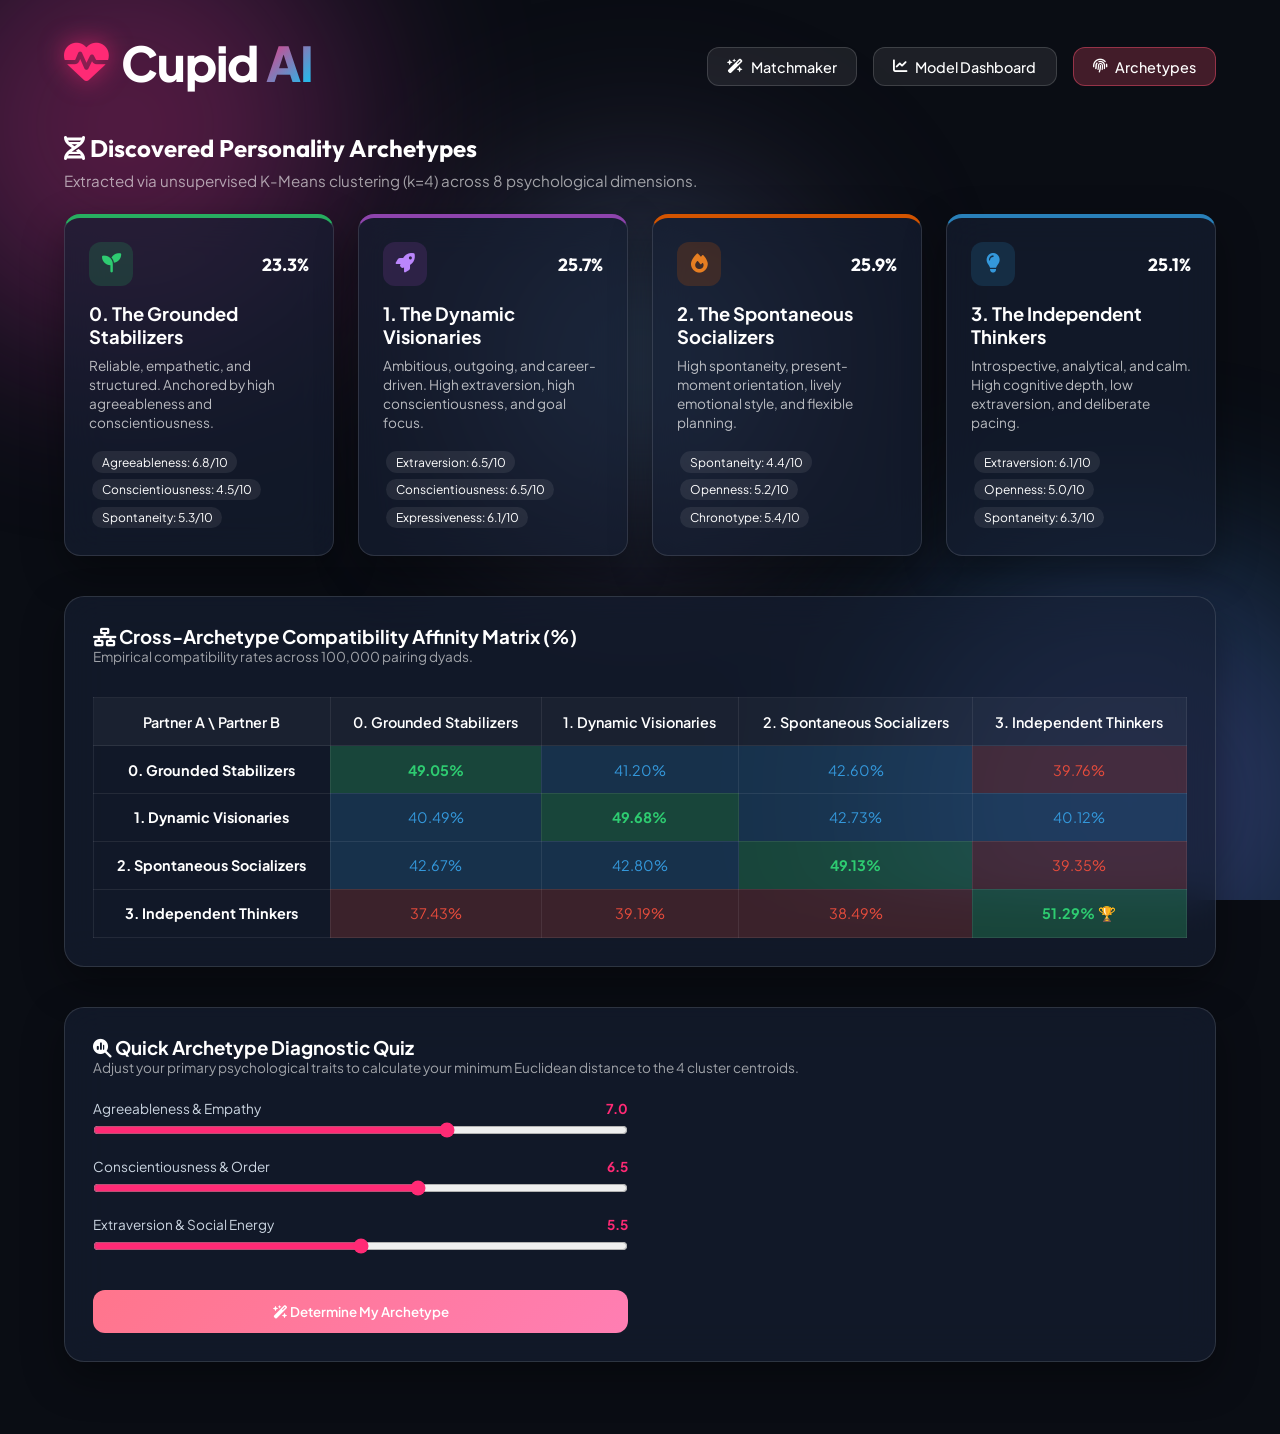
<file: templates/archetypes.html>
<!DOCTYPE html>
<html lang="en">
<head>
    <meta charset="UTF-8">
    <meta name="viewport" content="width=device-width, initial-scale=1.0">
    <title>Cupid AI — Personality Archetype Explorer</title>
    <link rel="preconnect" href="https://fonts.googleapis.com">
    <link rel="preconnect" href="https://fonts.gstatic.com" crossorigin>
    <link href="https://fonts.googleapis.com/css2?family=Outfit:wght@300;400;500;600;700;800&family=Plus+Jakarta+Sans:wght@300;400;500;600;700&display=swap" rel="stylesheet">
    <link rel="stylesheet" href="https://cdnjs.cloudflare.com/ajax/libs/font-awesome/6.4.0/css/all.min.css">
    <link rel="stylesheet" href="/static/css/style.css">
    <style>
        .archetypes-container { max-width: 1200px; margin: 0 auto; padding: 2rem 1.5rem; }
        .nav-bar { display: flex; justify-content: space-between; align-items: center; margin-bottom: 2rem; }
        .nav-links { display: flex; gap: 1rem; }
        .nav-btn { background: rgba(255, 255, 255, 0.08); border: 1px solid rgba(255, 255, 255, 0.15); color: #fff; padding: 0.6rem 1.2rem; border-radius: 12px; text-decoration: none; font-size: 0.9rem; font-weight: 500; transition: all 0.3s; display: inline-flex; align-items: center; gap: 0.5rem; }
        .nav-btn:hover, .nav-btn.active { background: rgba(235, 77, 105, 0.25); border-color: rgba(235, 77, 105, 0.5); }
        .archetype-cards-grid { display: grid; grid-template-columns: repeat(auto-fit, minmax(260px, 1fr)); gap: 1.5rem; margin-bottom: 2.5rem; }
        .arch-card { padding: 1.5rem; border-top: 4px solid #fff; border-radius: 16px; transition: transform 0.3s; }
        .arch-card:hover { transform: translateY(-5px); }
        .arch-0 { border-top-color: #27ae60; }
        .arch-1 { border-top-color: #8e44ad; }
        .arch-2 { border-top-color: #d35400; }
        .arch-3 { border-top-color: #2980b9; }
        .arch-header { display: flex; justify-content: space-between; align-items: center; margin-bottom: 1rem; }
        .arch-icon { width: 44px; height: 44px; border-radius: 12px; display: flex; align-items: center; justify-content: center; font-size: 1.2rem; }
        .arch-0 .arch-icon { background: rgba(39, 174, 96, 0.2); color: #2ecc71; }
        .arch-1 .arch-icon { background: rgba(142, 68, 173, 0.2); color: #bb86fc; }
        .arch-2 .arch-icon { background: rgba(211, 84, 0, 0.2); color: #e67e22; }
        .arch-3 .arch-icon { background: rgba(41, 128, 185, 0.2); color: #3498db; }
        .arch-share { font-size: 1.1rem; font-weight: 700; font-family: 'Outfit', sans-serif; }
        .arch-title { font-size: 1.15rem; font-weight: 700; margin-bottom: 0.5rem; }
        .arch-desc { font-size: 0.85rem; color: rgba(255, 255, 255, 0.7); line-height: 1.4; margin-bottom: 1rem; }
        .trait-pill { display: inline-block; padding: 0.2rem 0.6rem; border-radius: 20px; font-size: 0.75rem; background: rgba(255,255,255,0.08); margin: 0.2rem; }
        .matrix-table { width: 100%; border-collapse: collapse; margin-top: 1rem; }
        .matrix-table th, .matrix-table td { padding: 0.9rem; text-align: center; border: 1px solid rgba(255, 255, 255, 0.08); font-size: 0.9rem; }
        .matrix-table th { background: rgba(255, 255, 255, 0.04); font-weight: 600; }
        .cell-high { background: rgba(46, 204, 113, 0.25); color: #2ecc71; font-weight: 700; }
        .cell-med { background: rgba(52, 152, 219, 0.2); color: #3498db; }
        .cell-low { background: rgba(231, 76, 60, 0.2); color: #e74c3c; }
        .quiz-section { margin-top: 2.5rem; }
        .quiz-grid { display: grid; grid-template-columns: 1fr 1fr; gap: 1.5rem; margin-top: 1.5rem; }
        @media(max-width: 800px) { .quiz-grid { grid-template-columns: 1fr; } }
        .btn-quiz { background: linear-gradient(135deg, #ff758c 0%, #ff7eb3 100%); color: #fff; border: none; padding: 0.8rem 1.5rem; border-radius: 12px; font-weight: 600; cursor: pointer; transition: all 0.3s; margin-top: 1rem; width: 100%; }
        .btn-quiz:hover { transform: translateY(-2px); box-shadow: 0 8px 20px rgba(255, 117, 140, 0.4); }
        .quiz-result-box { display: none; margin-top: 1.5rem; padding: 1.5rem; border-radius: 12px; background: rgba(255,255,255,0.06); border: 1px solid rgba(255,255,255,0.15); text-align: center; }
    </style>
</head>
<body>
    <div class="background-globes">
        <div class="globe globe-1"></div>
        <div class="globe globe-2"></div>
        <div class="globe globe-3"></div>
    </div>

    <div class="archetypes-container">
        <!-- Navigation Header -->
        <header class="nav-bar">
            <div class="logo-container">
                <i class="fa-solid fa-heart-pulse logo-icon"></i>
                <h1 class="logo-text">Cupid <span>AI</span></h1>
            </div>
            <nav class="nav-links">
                <a href="/" class="nav-btn"><i class="fa-solid fa-wand-magic-sparkles"></i> Matchmaker</a>
                <a href="/dashboard" class="nav-btn"><i class="fa-solid fa-chart-line"></i> Model Dashboard</a>
                <a href="/archetypes" class="nav-btn active"><i class="fa-solid fa-fingerprint"></i> Archetypes</a>
            </nav>
        </header>

        <!-- Archetype Cards -->
        <h2 style="margin-bottom: 0.5rem; font-family:'Outfit', sans-serif;"><i class="fa-solid fa-dna"></i> Discovered Personality Archetypes</h2>
        <p style="color:rgba(255,255,255,0.6); margin-bottom: 1.5rem; font-size: 0.95rem;">Extracted via unsupervised K-Means clustering (k=4) across 8 psychological dimensions.</p>

        <section class="archetype-cards-grid">
            <div class="glass-card arch-card arch-0">
                <div class="arch-header">
                    <div class="arch-icon"><i class="fa-solid fa-seedling"></i></div>
                    <span class="arch-share">23.3%</span>
                </div>
                <div class="arch-title">0. The Grounded Stabilizers</div>
                <div class="arch-desc">Reliable, empathetic, and structured. Anchored by high agreeableness and conscientiousness.</div>
                <div>
                    <span class="trait-pill">Agreeableness: 6.8/10</span>
                    <span class="trait-pill">Conscientiousness: 4.5/10</span>
                    <span class="trait-pill">Spontaneity: 5.3/10</span>
                </div>
            </div>

            <div class="glass-card arch-card arch-1">
                <div class="arch-header">
                    <div class="arch-icon"><i class="fa-solid fa-rocket"></i></div>
                    <span class="arch-share">25.7%</span>
                </div>
                <div class="arch-title">1. The Dynamic Visionaries</div>
                <div class="arch-desc">Ambitious, outgoing, and career-driven. High extraversion, high conscientiousness, and goal focus.</div>
                <div>
                    <span class="trait-pill">Extraversion: 6.5/10</span>
                    <span class="trait-pill">Conscientiousness: 6.5/10</span>
                    <span class="trait-pill">Expressiveness: 6.1/10</span>
                </div>
            </div>

            <div class="glass-card arch-card arch-2">
                <div class="arch-header">
                    <div class="arch-icon"><i class="fa-solid fa-fire"></i></div>
                    <span class="arch-share">25.9%</span>
                </div>
                <div class="arch-title">2. The Spontaneous Socializers</div>
                <div class="arch-desc">High spontaneity, present-moment orientation, lively emotional style, and flexible planning.</div>
                <div>
                    <span class="trait-pill">Spontaneity: 4.4/10</span>
                    <span class="trait-pill">Openness: 5.2/10</span>
                    <span class="trait-pill">Chronotype: 5.4/10</span>
                </div>
            </div>

            <div class="glass-card arch-card arch-3">
                <div class="arch-header">
                    <div class="arch-icon"><i class="fa-solid fa-lightbulb"></i></div>
                    <span class="arch-share">25.1%</span>
                </div>
                <div class="arch-title">3. The Independent Thinkers</div>
                <div class="arch-desc">Introspective, analytical, and calm. High cognitive depth, low extraversion, and deliberate pacing.</div>
                <div>
                    <span class="trait-pill">Extraversion: 6.1/10</span>
                    <span class="trait-pill">Openness: 5.0/10</span>
                    <span class="trait-pill">Spontaneity: 6.3/10</span>
                </div>
            </div>
        </section>

        <!-- Cross-Archetype Affinity Matrix -->
        <section class="glass-card" style="margin-bottom: 2.5rem;">
            <h3><i class="fa-solid fa-network-wired"></i> Cross-Archetype Compatibility Affinity Matrix (%)</h3>
            <p style="font-size:0.85rem; color:rgba(255,255,255,0.6); margin-bottom:1rem;">Empirical compatibility rates across 100,000 pairing dyads.</p>
            <div style="overflow-x: auto;">
                <table class="matrix-table">
                    <thead>
                        <tr>
                            <th>Partner A \ Partner B</th>
                            <th>0. Grounded Stabilizers</th>
                            <th>1. Dynamic Visionaries</th>
                            <th>2. Spontaneous Socializers</th>
                            <th>3. Independent Thinkers</th>
                        </tr>
                    </thead>
                    <tbody>
                        <tr>
                            <td><strong>0. Grounded Stabilizers</strong></td>
                            <td class="cell-high">49.05%</td>
                            <td class="cell-med">41.20%</td>
                            <td class="cell-med">42.60%</td>
                            <td class="cell-low">39.76%</td>
                        </tr>
                        <tr>
                            <td><strong>1. Dynamic Visionaries</strong></td>
                            <td class="cell-med">40.49%</td>
                            <td class="cell-high">49.68%</td>
                            <td class="cell-med">42.73%</td>
                            <td class="cell-med">40.12%</td>
                        </tr>
                        <tr>
                            <td><strong>2. Spontaneous Socializers</strong></td>
                            <td class="cell-med">42.67%</td>
                            <td class="cell-med">42.80%</td>
                            <td class="cell-high">49.13%</td>
                            <td class="cell-low">39.35%</td>
                        </tr>
                        <tr>
                            <td><strong>3. Independent Thinkers</strong></td>
                            <td class="cell-low">37.43%</td>
                            <td class="cell-low">39.19%</td>
                            <td class="cell-low">38.49%</td>
                            <td class="cell-high">51.29% 🏆</td>
                        </tr>
                    </tbody>
                </table>
            </div>
        </section>

        <!-- Interactive Archetype Finder Mini-Quiz -->
        <section class="glass-card quiz-section">
            <h3><i class="fa-solid fa-magnifying-glass-chart"></i> Quick Archetype Diagnostic Quiz</h3>
            <p style="font-size:0.85rem; color:rgba(255,255,255,0.6);">Adjust your primary psychological traits to calculate your minimum Euclidean distance to the 4 cluster centroids.</p>

            <div class="quiz-grid">
                <div>
                    <div class="slider-group" style="margin-bottom:1rem;">
                        <div class="slider-label"><span>Agreeableness & Empathy</span><strong id="quiz_val_agree">7.0</strong></div>
                        <input type="range" id="quiz_agree" min="1" max="10" step="0.5" value="7.0" oninput="document.getElementById('quiz_val_agree').innerText = this.value">
                    </div>
                    <div class="slider-group" style="margin-bottom:1rem;">
                        <div class="slider-label"><span>Conscientiousness & Order</span><strong id="quiz_val_con">6.5</strong></div>
                        <input type="range" id="quiz_con" min="1" max="10" step="0.5" value="6.5" oninput="document.getElementById('quiz_val_con').innerText = this.value">
                    </div>
                    <div class="slider-group" style="margin-bottom:1rem;">
                        <div class="slider-label"><span>Extraversion & Social Energy</span><strong id="quiz_val_extra">5.5</strong></div>
                        <input type="range" id="quiz_extra" min="1" max="10" step="0.5" value="5.5" oninput="document.getElementById('quiz_val_extra').innerText = this.value">
                    </div>
                    <button type="button" class="btn-quiz" onclick="diagnoseArchetype()"><i class="fa-solid fa-wand-magic-sparkles"></i> Determine My Archetype</button>
                </div>

                <div>
                    <div id="quizResult" class="quiz-result-box">
                        <div style="font-size:0.8rem; text-transform:uppercase; letter-spacing:1px; color:rgba(255,255,255,0.6);">Diagnosed Archetype</div>
                        <h2 id="quizArchName" style="color:#ff7eb3; margin:0.5rem 0;">—</h2>
                        <p id="quizArchDesc" style="font-size:0.9rem; color:rgba(255,255,255,0.8); line-height:1.4;"></p>
                    </div>
                </div>
            </div>
        </section>
    </div>

    <script src="/static/js/archetypes.js"></script>
</body>
</html>
</file>
<file: static/css/style.css>
:root {
    --bg-dark: #0a0d14;
    --card-bg: rgba(22, 31, 51, 0.65);
    --card-border: rgba(255, 255, 255, 0.12);
    --primary-pink: #ff2a75;
    --primary-purple: #9d4edd;
    --accent-blue: #00d2ff;
    --accent-gold: #ffb703;
    --text-bright: #ffffff;
    --text-muted: #a0aec0;
    --radius-lg: 20px;
    --radius-sm: 12px;
    --transition-fast: 0.25s cubic-bezier(0.4, 0, 0.2, 1);
}

* {
    box-sizing: border-box;
    margin: 0;
    padding: 0;
    font-family: 'Plus Jakarta Sans', 'Outfit', sans-serif;
}

body {
    background-color: var(--bg-dark);
    color: var(--text-bright);
    min-height: 100vh;
    overflow-x: hidden;
    position: relative;
    padding-bottom: 40px;
}

/* Dynamic Background Orbs */
.background-globes {
    position: fixed;
    top: 0;
    left: 0;
    width: 100vw;
    height: 100vh;
    z-index: -1;
    overflow: hidden;
    pointer-events: none;
}

.globe {
    position: absolute;
    border-radius: 50%;
    filter: blur(100px);
    opacity: 0.35;
    animation: floatGlobe 18s infinite alternate ease-in-out;
}

.globe-1 {
    width: 450px;
    height: 450px;
    background: radial-gradient(circle, var(--primary-pink), var(--primary-purple));
    top: -100px;
    left: -100px;
}

.globe-2 {
    width: 500px;
    height: 500px;
    background: radial-gradient(circle, var(--primary-purple), var(--accent-blue));
    bottom: -150px;
    right: -100px;
    animation-delay: -5s;
}

.globe-3 {
    width: 350px;
    height: 350px;
    background: radial-gradient(circle, var(--accent-blue), var(--primary-pink));
    top: 40%;
    left: 50%;
    transform: translate(-50%, -50%);
    animation-delay: -10s;
}

@keyframes floatGlobe {
    0% { transform: translate(0, 0) scale(1); }
    100% { transform: translate(40px, 40px) scale(1.15); }
}

/* App Container */
.app-container {
    max-width: 1240px;
    margin: 0 auto;
    padding: 24px;
}

/* Glassmorphism Card Style */
.glass-card {
    background: var(--card-bg);
    backdrop-filter: blur(20px);
    -webkit-backdrop-filter: blur(20px);
    border: 1px solid var(--card-border);
    border-radius: var(--radius-lg);
    padding: 28px;
    box-shadow: 0 16px 40px rgba(0, 0, 0, 0.37);
}

/* Header */
.main-header {
    text-align: center;
    margin-bottom: 32px;
}

.logo-container {
    display: inline-flex;
    align-items: center;
    gap: 12px;
    margin-bottom: 8px;
}

.logo-icon {
    font-size: 2.8rem;
    color: var(--primary-pink);
    filter: drop-shadow(0 0 12px rgba(255, 42, 117, 0.7));
    animation: heartPulse 2s infinite ease-in-out;
}

@keyframes heartPulse {
    0%, 100% { transform: scale(1); }
    50% { transform: scale(1.12); }
}

.logo-text {
    font-size: 3rem;
    font-weight: 800;
    letter-spacing: -1px;
}

.logo-text span {
    background: linear-gradient(135deg, var(--primary-pink), var(--accent-blue));
    -webkit-background-clip: text;
    -webkit-text-fill-color: transparent;
}

.subtitle {
    color: var(--text-muted);
    font-size: 1.1rem;
    margin-bottom: 16px;
}

.header-badges {
    display: flex;
    justify-content: center;
    gap: 12px;
    flex-wrap: wrap;
}

.badge {
    background: rgba(255, 255, 255, 0.08);
    border: 1px solid rgba(255, 255, 255, 0.15);
    padding: 6px 14px;
    border-radius: 20px;
    font-size: 0.85rem;
    font-weight: 500;
    color: #e2e8f0;
    display: flex;
    align-items: center;
    gap: 6px;
}

/* Presets Section */
.presets-section {
    margin-bottom: 24px;
}

.presets-section h3 {
    font-size: 1.1rem;
    margin-bottom: 14px;
    color: var(--accent-gold);
    display: flex;
    align-items: center;
    gap: 8px;
}

.preset-buttons {
    display: grid;
    grid-template-columns: repeat(auto-fit, minmax(200px, 1fr));
    gap: 12px;
}

.btn-preset {
    background: rgba(255, 255, 255, 0.05);
    border: 1px solid rgba(255, 255, 255, 0.1);
    color: var(--text-bright);
    padding: 12px 18px;
    border-radius: var(--radius-sm);
    font-weight: 600;
    cursor: pointer;
    transition: var(--transition-fast);
    display: flex;
    align-items: center;
    justify-content: center;
    gap: 8px;
}

.btn-preset:hover {
    background: linear-gradient(135deg, rgba(255, 42, 117, 0.3), rgba(157, 78, 221, 0.3));
    border-color: var(--primary-pink);
    transform: translateY(-2px);
}

/* Form Layout */
.profiles-grid {
    display: grid;
    grid-template-columns: 1fr 1fr;
    gap: 24px;
    margin-bottom: 24px;
}

@media (max-width: 900px) {
    .profiles-grid {
        grid-template-columns: 1fr;
    }
}

.profile-card {
    border-top: 4px solid var(--primary-pink);
}

.profile-card.partner-b {
    border-top-color: var(--accent-blue);
}

.card-header {
    display: flex;
    align-items: center;
    gap: 14px;
    margin-bottom: 20px;
    padding-bottom: 12px;
    border-bottom: 1px solid rgba(255, 255, 255, 0.1);
}

.avatar-icon {
    width: 44px;
    height: 44px;
    border-radius: 50%;
    background: linear-gradient(135deg, var(--primary-pink), var(--primary-purple));
    display: flex;
    align-items: center;
    justify-content: center;
    font-size: 1.2rem;
    box-shadow: 0 4px 12px rgba(255, 42, 117, 0.4);
}

.partner-b-icon {
    background: linear-gradient(135deg, var(--accent-blue), var(--primary-purple));
    box-shadow: 0 4px 12px rgba(0, 210, 255, 0.4);
}

.card-header h2 {
    font-size: 1.4rem;
    font-weight: 700;
}

/* Form Controls */
.form-group {
    margin-bottom: 16px;
}

.form-row {
    display: grid;
    grid-template-columns: 1fr 1fr;
    gap: 14px;
}

label {
    display: block;
    font-size: 0.85rem;
    font-weight: 600;
    color: var(--text-muted);
    margin-bottom: 6px;
}

input[type="number"], select {
    width: 100%;
    padding: 12px 14px;
    border-radius: var(--radius-sm);
    background: rgba(10, 13, 20, 0.7);
    border: 1px solid rgba(255, 255, 255, 0.15);
    color: var(--text-bright);
    font-size: 0.95rem;
    outline: none;
    transition: var(--transition-fast);
}

input[type="number"]:focus, select:focus {
    border-color: var(--primary-pink);
    box-shadow: 0 0 10px rgba(255, 42, 117, 0.3);
}

/* Sliders */
.traits-section {
    margin-top: 24px;
    padding-top: 16px;
    border-top: 1px solid rgba(255, 255, 255, 0.1);
}

.traits-section h4 {
    font-size: 1rem;
    color: var(--accent-gold);
    margin-bottom: 16px;
}

.slider-group {
    margin-bottom: 14px;
}

.slider-label {
    display: flex;
    justify-content: space-between;
    font-size: 0.85rem;
    color: #cbd5e1;
    margin-bottom: 4px;
}

.slider-label strong {
    color: var(--primary-pink);
}

input[type="range"] {
    width: 100%;
    accent-color: var(--primary-pink);
    cursor: pointer;
}

/* Primary CTA Button */
.cta-container {
    text-align: center;
    margin-bottom: 32px;
}

.btn-primary {
    background: linear-gradient(135deg, var(--primary-pink), var(--primary-purple));
    border: none;
    color: white;
    font-size: 1.2rem;
    font-weight: 700;
    padding: 18px 48px;
    border-radius: 40px;
    cursor: pointer;
    box-shadow: 0 10px 25px rgba(255, 42, 117, 0.5);
    transition: var(--transition-fast);
    display: inline-flex;
    align-items: center;
    gap: 12px;
}

.btn-primary:hover {
    transform: translateY(-3px) scale(1.02);
    box-shadow: 0 15px 35px rgba(255, 42, 117, 0.7);
}

/* Results Display */
.results-section {
    margin-top: 24px;
    animation: fadeIn 0.5s ease-out;
}

@keyframes fadeIn {
    from { opacity: 0; transform: translateY(20px); }
    to { opacity: 1; transform: translateY(0); }
}

.results-header {
    display: flex;
    justify-content: space-between;
    align-items: center;
    margin-bottom: 24px;
    padding-bottom: 16px;
    border-bottom: 1px solid rgba(255, 255, 255, 0.1);
}

.status-badge {
    padding: 8px 18px;
    border-radius: 20px;
    font-weight: 700;
    font-size: 0.95rem;
    text-transform: uppercase;
}

.status-badge.compatible {
    background: rgba(16, 185, 129, 0.2);
    color: #10b981;
    border: 1px solid #10b981;
}

.status-badge.incompatible {
    background: rgba(239, 68, 68, 0.2);
    color: #ef4444;
    border: 1px solid #ef4444;
}

.results-grid {
    display: grid;
    grid-template-columns: 240px 1fr;
    gap: 32px;
    margin-bottom: 28px;
    align-items: center;
}

@media (max-width: 768px) {
    .results-grid {
        grid-template-columns: 1fr;
    }
}

/* Gauge Meter */
.circle-gauge {
    position: relative;
    width: 200px;
    height: 200px;
    margin: 0 auto;
}

.circle-gauge svg {
    width: 100%;
    height: 100%;
    transform: rotate(-90deg);
}

.gauge-bg {
    fill: none;
    stroke: rgba(255, 255, 255, 0.1);
    stroke-width: 10;
}

.gauge-fill {
    fill: none;
    stroke: var(--primary-pink);
    stroke-width: 10;
    stroke-linecap: round;
    transition: stroke-dashoffset 1.2s cubic-bezier(0.4, 0, 0.2, 1);
}

.gauge-text {
    position: absolute;
    top: 50%;
    left: 50%;
    transform: translate(-50%, -50%);
    text-align: center;
}

.gauge-text span {
    display: block;
    font-size: 2.4rem;
    font-weight: 800;
    color: var(--text-bright);
}

.gauge-text label {
    font-size: 0.8rem;
    color: var(--text-muted);
}

/* Metric Boxes */
.metrics-column {
    display: grid;
    grid-template-columns: repeat(auto-fit, minmax(200px, 1fr));
    gap: 16px;
}

.metric-box {
    background: rgba(10, 13, 20, 0.5);
    border: 1px solid rgba(255, 255, 255, 0.08);
    padding: 16px;
    border-radius: var(--radius-sm);
    display: flex;
    align-items: center;
    gap: 14px;
}

.metric-icon {
    width: 44px;
    height: 44px;
    border-radius: 12px;
    background: rgba(255, 42, 117, 0.15);
    color: var(--primary-pink);
    display: flex;
    align-items: center;
    justify-content: center;
    font-size: 1.3rem;
}

.metric-info h3 {
    font-size: 0.85rem;
    color: var(--text-muted);
    font-weight: 500;
}

.metric-value {
    font-size: 1.25rem;
    font-weight: 700;
    color: var(--text-bright);
}

/* Breakdown Cards */
.breakdown-grid {
    display: grid;
    grid-template-columns: repeat(auto-fit, minmax(280px, 1fr));
    gap: 18px;
    margin-bottom: 28px;
}

.breakdown-card {
    background: rgba(10, 13, 20, 0.5);
    border: 1px solid rgba(255, 255, 255, 0.08);
    padding: 18px;
    border-radius: var(--radius-sm);
}

.breakdown-card h4 {
    font-size: 0.95rem;
    margin-bottom: 12px;
    color: #e2e8f0;
    display: flex;
    align-items: center;
    gap: 8px;
}

.breakdown-progress {
    height: 8px;
    background: rgba(255, 255, 255, 0.1);
    border-radius: 4px;
    overflow: hidden;
    margin-bottom: 10px;
}

.bar-fill {
    height: 100%;
    background: linear-gradient(90deg, var(--primary-pink), var(--accent-blue));
    transition: width 1s ease-in-out;
}

.breakdown-card p {
    font-size: 0.82rem;
    color: var(--text-muted);
}

/* Advice Box */
.advice-card {
    background: rgba(157, 78, 221, 0.1);
    border: 1px solid rgba(157, 78, 221, 0.3);
    padding: 20px;
    border-radius: var(--radius-sm);
}

/* Live XAI Explainability Section */
.xai-box {
    margin-bottom: 24px;
    background: rgba(15, 23, 42, 0.75);
    border: 1px solid rgba(255, 255, 255, 0.12);
    border-radius: var(--radius-lg);
    padding: 24px;
}

.xai-header {
    display: flex;
    justify-content: space-between;
    align-items: center;
    margin-bottom: 20px;
    flex-wrap: wrap;
    gap: 12px;
}

.xai-title h3 {
    font-size: 1.15rem;
    color: #67e8f9;
    display: flex;
    align-items: center;
    gap: 10px;
}

.xai-subtitle {
    font-size: 0.85rem;
    color: var(--text-muted);
    margin-top: 4px;
}

.xai-badge {
    background: rgba(103, 232, 249, 0.12);
    border: 1px solid rgba(103, 232, 249, 0.3);
    color: #67e8f9;
    font-size: 0.8rem;
    font-weight: 600;
    padding: 6px 14px;
    border-radius: 20px;
    display: inline-flex;
    align-items: center;
    gap: 6px;
}

.xai-columns {
    display: grid;
    grid-template-columns: repeat(auto-fit, minmax(300px, 1fr));
    gap: 20px;
}

.xai-col {
    padding: 20px;
    border-radius: var(--radius-sm);
    background: rgba(10, 15, 26, 0.55);
}

.strengths-col {
    border: 1px solid rgba(16, 185, 129, 0.3);
    box-shadow: 0 4px 20px rgba(16, 185, 129, 0.08);
}

.strengths-col h4 {
    color: #34d399;
    font-size: 1rem;
    margin-bottom: 14px;
    display: flex;
    align-items: center;
    gap: 8px;
}

.frictions-col {
    border: 1px solid rgba(245, 158, 11, 0.3);
    box-shadow: 0 4px 20px rgba(245, 158, 11, 0.08);
}

.frictions-col h4 {
    color: #fbbf24;
    font-size: 1rem;
    margin-bottom: 14px;
    display: flex;
    align-items: center;
    gap: 8px;
}

.xai-list {
    list-style: none;
    display: flex;
    flex-direction: column;
    gap: 12px;
}

.xai-item {
    display: flex;
    justify-content: space-between;
    align-items: center;
    padding: 10px 14px;
    background: rgba(255, 255, 255, 0.04);
    border-radius: 8px;
    border: 1px solid rgba(255, 255, 255, 0.06);
    transition: transform var(--transition-fast);
}

.xai-item:hover {
    transform: translateX(4px);
}

.xai-item-left {
    display: flex;
    flex-direction: column;
    gap: 2px;
}

.xai-item-title {
    font-size: 0.92rem;
    font-weight: 600;
    color: var(--text-bright);
}

.xai-item-detail {
    font-size: 0.78rem;
    color: var(--text-muted);
}

.xai-impact-badge {
    font-size: 0.85rem;
    font-weight: 700;
    padding: 4px 10px;
    border-radius: 6px;
    white-space: nowrap;
}

.xai-impact-badge.pos {
    background: rgba(16, 185, 129, 0.2);
    color: #34d399;
    border: 1px solid rgba(16, 185, 129, 0.4);
}

.xai-impact-badge.neg {
    background: rgba(239, 68, 68, 0.2);
    color: #f87171;
    border: 1px solid rgba(239, 68, 68, 0.4);
}

.advice-card h3 {
    font-size: 1.1rem;
    color: #d8b4fe;
    margin-bottom: 12px;
    display: flex;
    align-items: center;
    gap: 8px;
}

.advice-card ul {
    list-style: none;
}

.advice-card li {
    position: relative;
    padding-left: 24px;
    margin-bottom: 8px;
    font-size: 0.92rem;
    color: #e2e8f0;
}

.advice-card li::before {
    content: "💖";
    position: absolute;
    left: 0;
    top: 0;
}

/* Footer */
.main-footer {
    text-align: center;
    margin-top: 40px;
    color: var(--text-muted);
    font-size: 0.85rem;
}

/* ================================
   PSYCHOLOGICAL ARCHETYPES SECTION
================================ */

.archetypes-section {
    width: 100%;
    max-width: 1200px;
    margin: 80px auto;
    padding: 0 24px;
}

.archetypes-section .section-heading {
    text-align: center;
    margin-bottom: 35px;
}

.archetypes-section .section-tag {
    color: #a78bfa;
    font-size: 12px;
    font-weight: 700;
    letter-spacing: 2px;
}

.archetypes-section .section-heading h2 {
    font-size: clamp(26px, 4vw, 38px);
    margin: 12px 0;
}

.archetypes-section .section-heading h2 span {
    background: linear-gradient(90deg, #a78bfa, #38bdf8);
    -webkit-background-clip: text;
    background-clip: text;
    color: transparent;
}

.archetypes-section .section-heading p {
    color: #94a3b8;
    font-size: 15px;
}

.archetypes-chart-card {
    padding: 30px;
    border-radius: 24px;
    border: 1px solid rgba(255, 255, 255, 0.1);
    background: rgba(15, 23, 42, 0.55);
    backdrop-filter: blur(16px);
}

.archetypes-chart-header {
    margin-bottom: 20px;
}

.archetypes-chart-header h3 {
    color: #f8fafc;
    font-size: 21px;
    margin: 0 0 6px;
}

.archetypes-chart-header p {
    color: #94a3b8;
    font-size: 13px;
    margin: 0;
}

.radar-chart-container {
    position: relative;
    width: 100%;
    max-width: 750px;
    height: 520px;
    margin: 0 auto;
}

.archetypes-description-grid {
    display: grid;
    grid-template-columns: repeat(2, minmax(0, 1fr));
    gap: 18px;
    margin-top: 30px;
}

.archetype-description {
    display: flex;
    align-items: flex-start;
    gap: 12px;
    padding: 16px;
    border-radius: 14px;
    background: rgba(255, 255, 255, 0.035);
    border: 1px solid rgba(255, 255, 255, 0.07);
}

.archetype-dot {
    flex-shrink: 0;
    width: 11px;
    height: 11px;
    margin-top: 5px;
    border-radius: 50%;
}

.stabilizers .archetype-dot {
    background: #38bdf8;
}

.visionaries .archetype-dot {
    background: #a78bfa;
}

.socializers .archetype-dot {
    background: #fb923c;
}

.thinkers .archetype-dot {
    background: #34d399;
}

.archetype-description h4 {
    color: #f1f5f9;
    font-size: 14px;
    margin: 0 0 6px;
}

.archetype-description p {
    color: #94a3b8;
    font-size: 12px;
    line-height: 1.6;
    margin: 0;
}

@media (max-width: 650px) {
    .archetypes-section {
        padding: 0 14px;
        margin: 50px auto;
    }

    .archetypes-chart-card {
        padding: 18px 12px;
    }

    .radar-chart-container {
        height: 390px;
    }

    .archetypes-description-grid {
        grid-template-columns: 1fr;
    }
}
</file>
